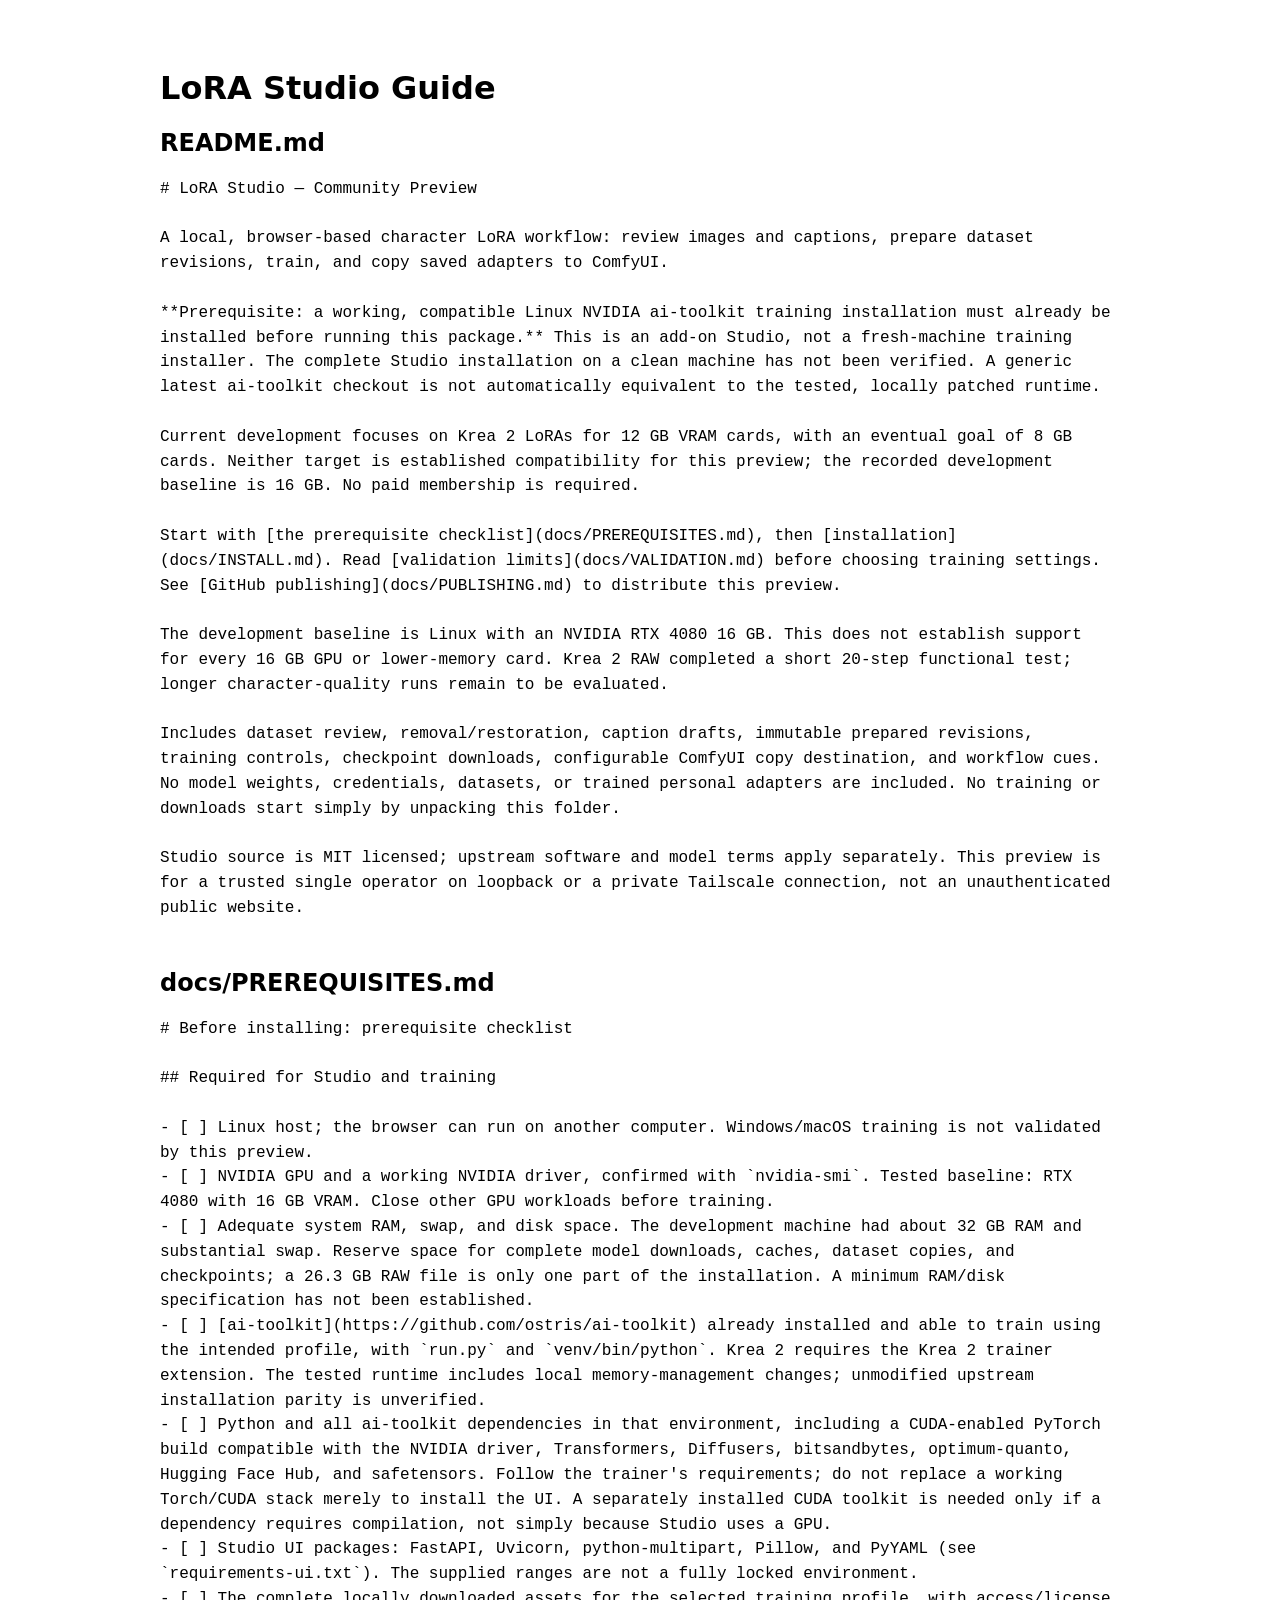
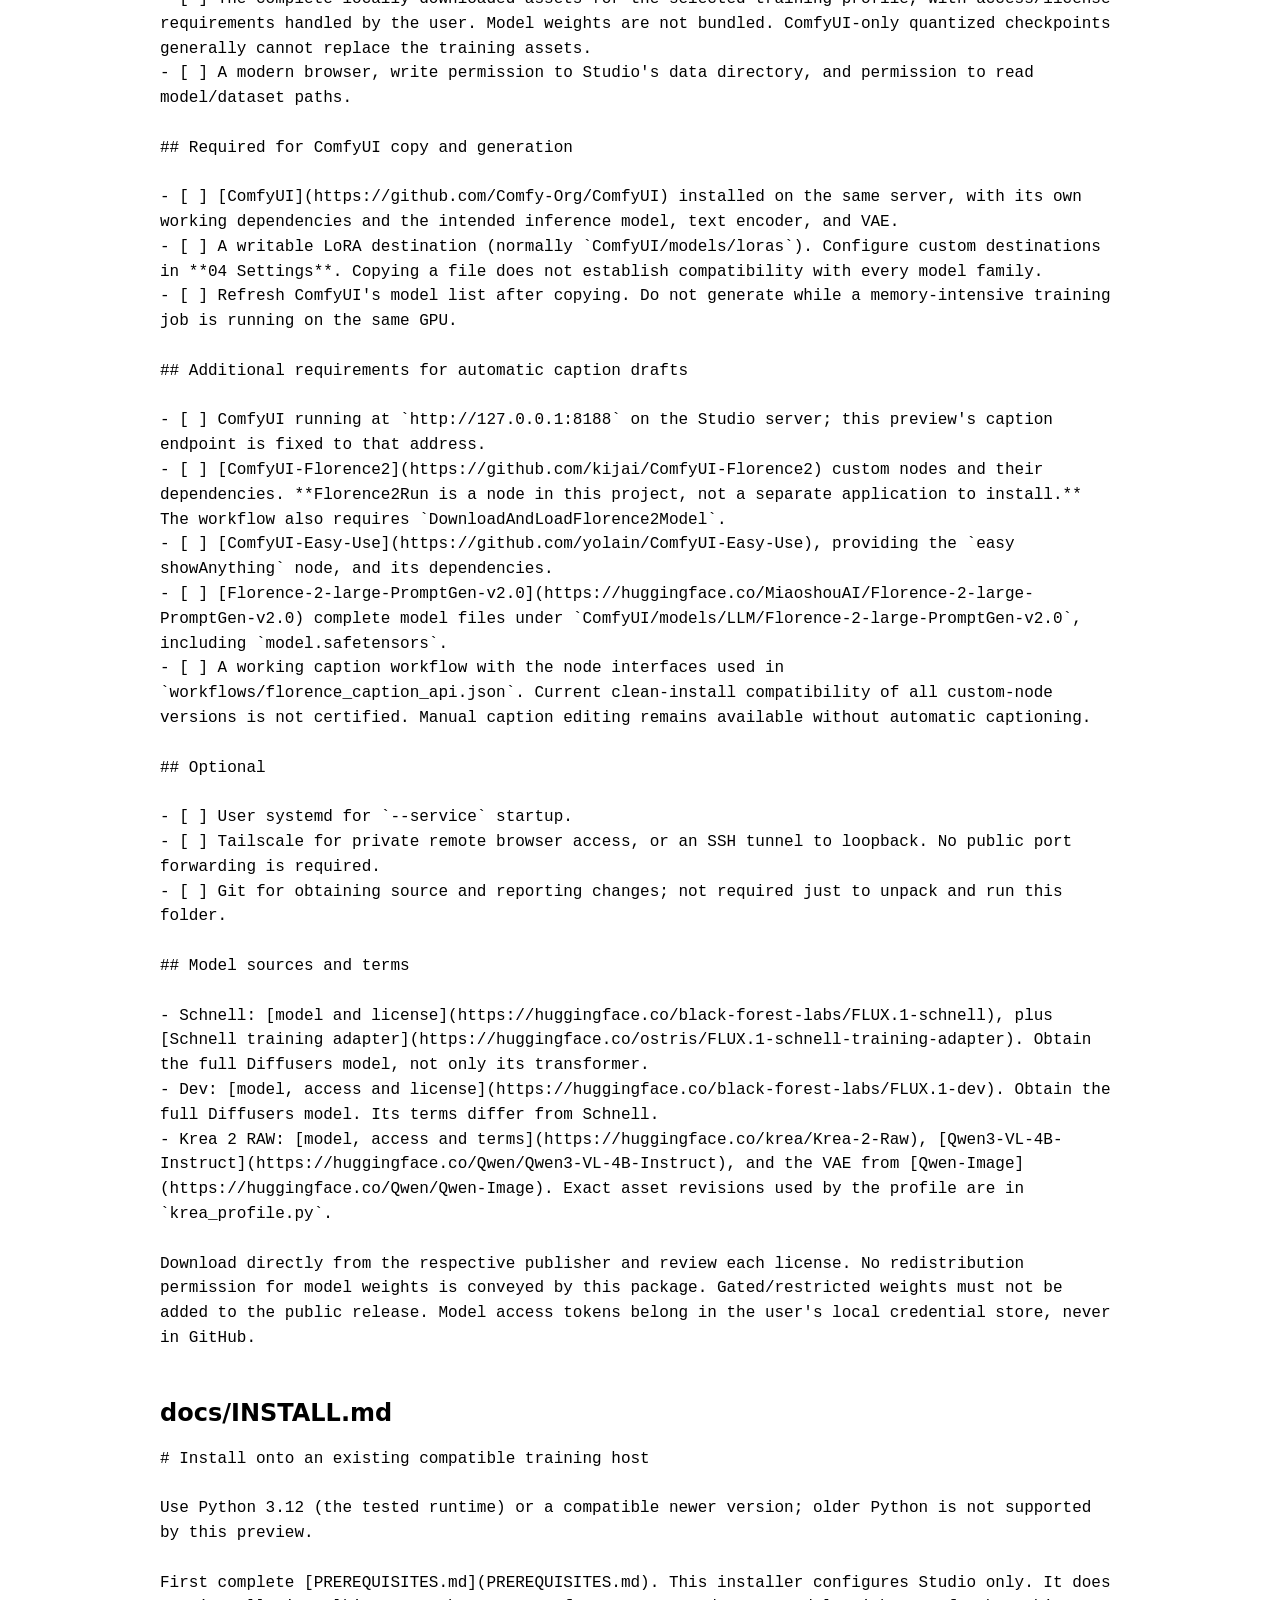
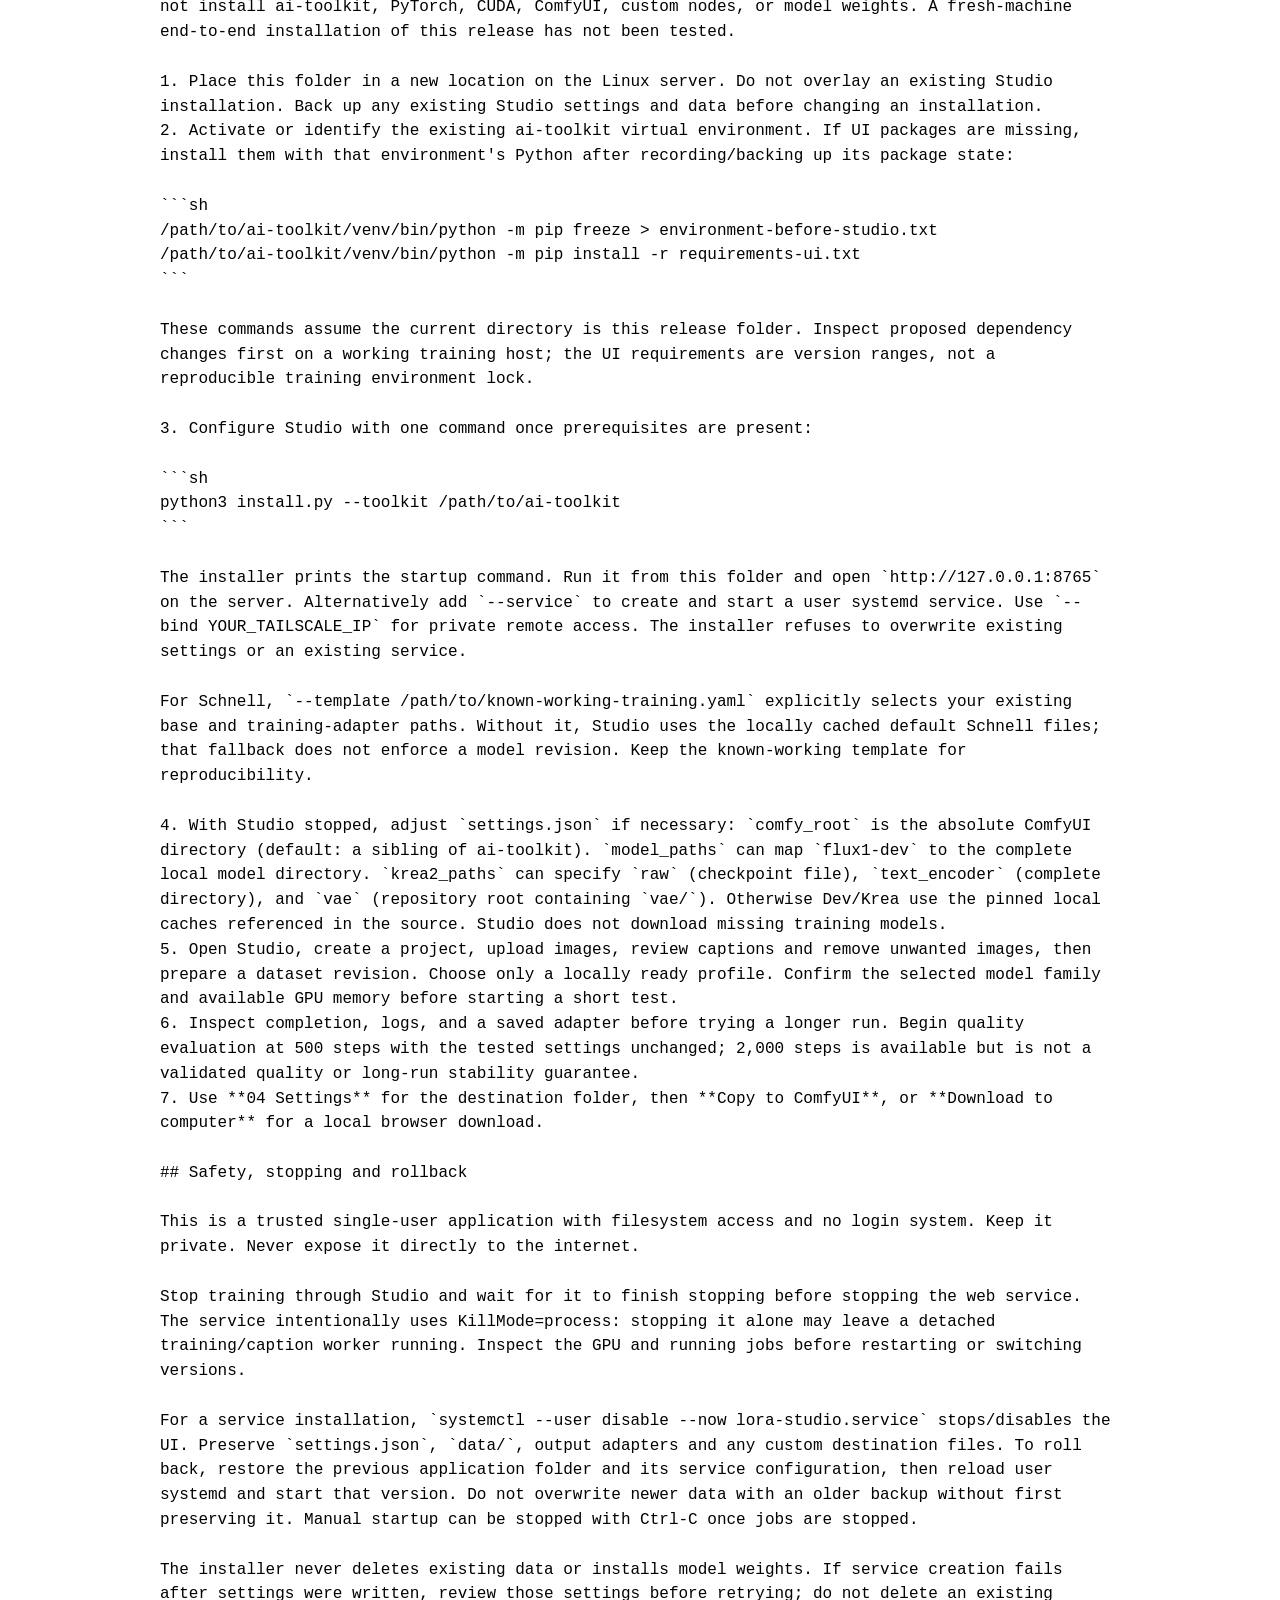
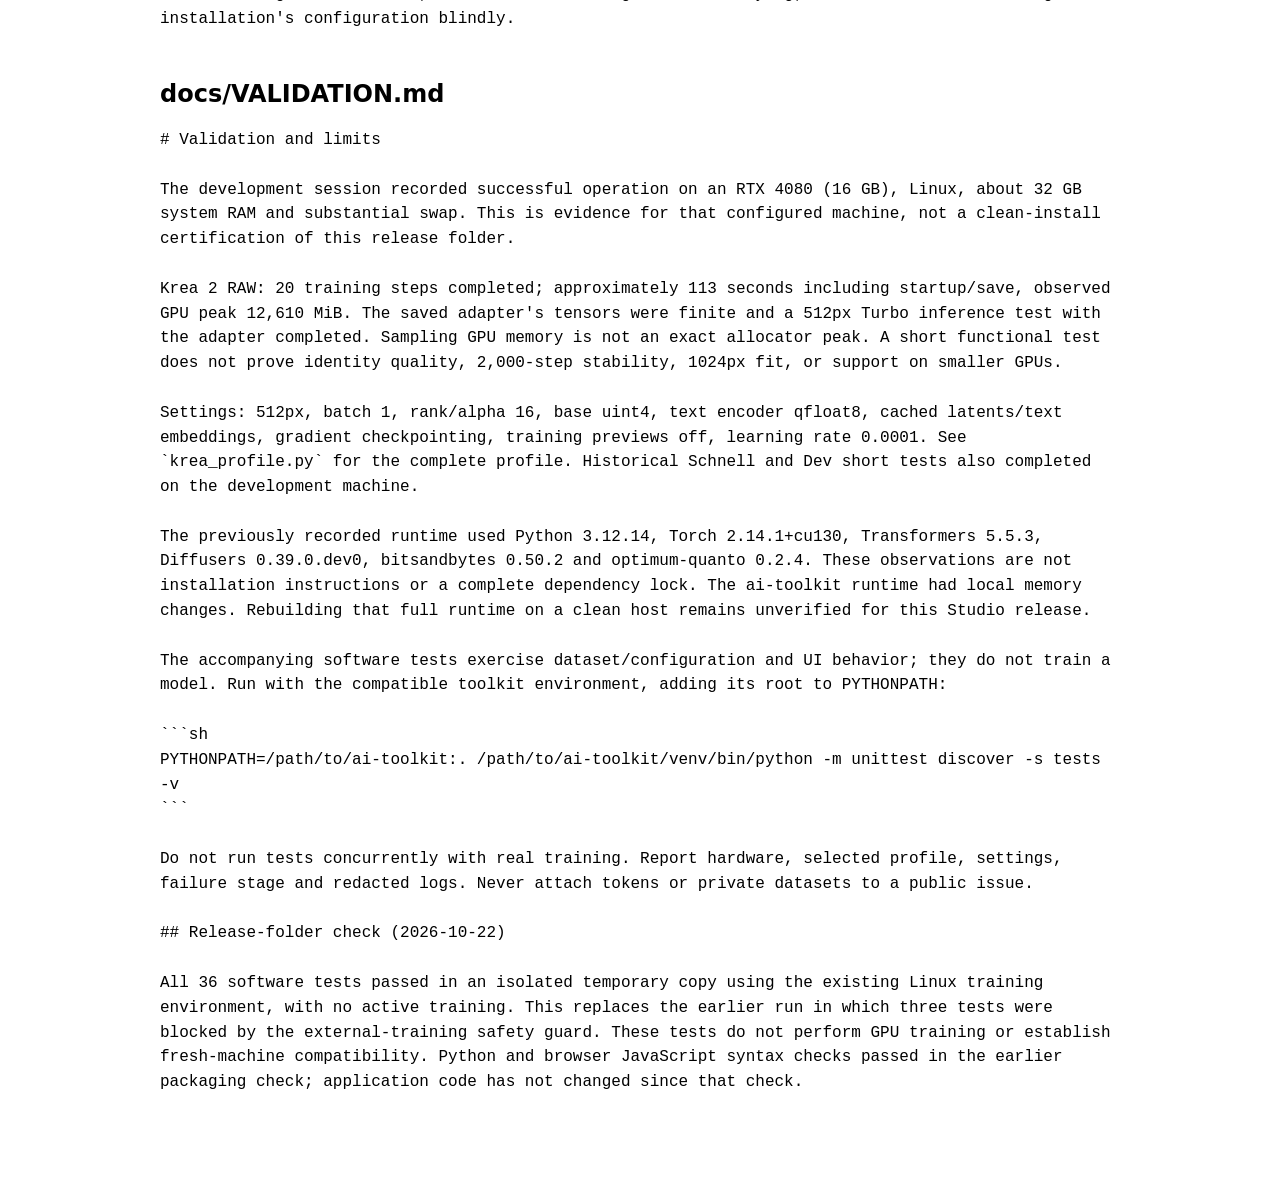
<file: studio/GUIDE.html>
<!doctype html><html lang="en"><meta charset="utf-8"><meta name="viewport" content="width=device-width"><title>LoRA Studio Guide</title><style>body{font:16px system-ui;max-width:960px;margin:2rem auto;padding:1rem}pre{white-space:pre-wrap;overflow-wrap:anywhere;line-height:1.55}section{margin-bottom:3rem}</style><h1>LoRA Studio Guide</h1><section><h2>README.md</h2><pre># LoRA Studio — Community Preview

A local, browser-based character LoRA workflow: review images and captions, prepare dataset revisions, train, and copy saved adapters to ComfyUI.

**Prerequisite: a working, compatible Linux NVIDIA ai-toolkit training installation must already be installed before running this package.** This is an add-on Studio, not a fresh-machine training installer. The complete Studio installation on a clean machine has not been verified. A generic latest ai-toolkit checkout is not automatically equivalent to the tested, locally patched runtime.

Current development focuses on Krea 2 LoRAs for 12 GB VRAM cards, with an eventual goal of 8 GB cards. Neither target is established compatibility for this preview; the recorded development baseline is 16 GB. No paid membership is required.

Start with [the prerequisite checklist](docs/PREREQUISITES.md), then [installation](docs/INSTALL.md). Read [validation limits](docs/VALIDATION.md) before choosing training settings. See [GitHub publishing](docs/PUBLISHING.md) to distribute this preview.

The development baseline is Linux with an NVIDIA RTX 4080 16 GB. This does not establish support for every 16 GB GPU or lower-memory card. Krea 2 RAW completed a short 20-step functional test; longer character-quality runs remain to be evaluated.

Includes dataset review, removal/restoration, caption drafts, immutable prepared revisions, training controls, checkpoint downloads, configurable ComfyUI copy destination, and workflow cues. No model weights, credentials, datasets, or trained personal adapters are included. No training or downloads start simply by unpacking this folder.

Studio source is MIT licensed; upstream software and model terms apply separately. This preview is for a trusted single operator on loopback or a private Tailscale connection, not an unauthenticated public website.
</pre></section><section><h2>docs/PREREQUISITES.md</h2><pre># Before installing: prerequisite checklist

## Required for Studio and training

- [ ] Linux host; the browser can run on another computer. Windows/macOS training is not validated by this preview.
- [ ] NVIDIA GPU and a working NVIDIA driver, confirmed with `nvidia-smi`. Tested baseline: RTX 4080 with 16 GB VRAM. Close other GPU workloads before training.
- [ ] Adequate system RAM, swap, and disk space. The development machine had about 32 GB RAM and substantial swap. Reserve space for complete model downloads, caches, dataset copies, and checkpoints; a 26.3 GB RAW file is only one part of the installation. A minimum RAM/disk specification has not been established.
- [ ] [ai-toolkit](https://github.com/ostris/ai-toolkit) already installed and able to train using the intended profile, with `run.py` and `venv/bin/python`. Krea 2 requires the Krea 2 trainer extension. The tested runtime includes local memory-management changes; unmodified upstream installation parity is unverified.
- [ ] Python and all ai-toolkit dependencies in that environment, including a CUDA-enabled PyTorch build compatible with the NVIDIA driver, Transformers, Diffusers, bitsandbytes, optimum-quanto, Hugging Face Hub, and safetensors. Follow the trainer&#x27;s requirements; do not replace a working Torch/CUDA stack merely to install the UI. A separately installed CUDA toolkit is needed only if a dependency requires compilation, not simply because Studio uses a GPU.
- [ ] Studio UI packages: FastAPI, Uvicorn, python-multipart, Pillow, and PyYAML (see `requirements-ui.txt`). The supplied ranges are not a fully locked environment.
- [ ] The complete locally downloaded assets for the selected training profile, with access/license requirements handled by the user. Model weights are not bundled. ComfyUI-only quantized checkpoints generally cannot replace the training assets.
- [ ] A modern browser, write permission to Studio&#x27;s data directory, and permission to read model/dataset paths.

## Required for ComfyUI copy and generation

- [ ] [ComfyUI](https://github.com/Comfy-Org/ComfyUI) installed on the same server, with its own working dependencies and the intended inference model, text encoder, and VAE.
- [ ] A writable LoRA destination (normally `ComfyUI/models/loras`). Configure custom destinations in **04 Settings**. Copying a file does not establish compatibility with every model family.
- [ ] Refresh ComfyUI&#x27;s model list after copying. Do not generate while a memory-intensive training job is running on the same GPU.

## Additional requirements for automatic caption drafts

- [ ] ComfyUI running at `http://127.0.0.1:8188` on the Studio server; this preview&#x27;s caption endpoint is fixed to that address.
- [ ] [ComfyUI-Florence2](https://github.com/kijai/ComfyUI-Florence2) custom nodes and their dependencies. **Florence2Run is a node in this project, not a separate application to install.** The workflow also requires `DownloadAndLoadFlorence2Model`.
- [ ] [ComfyUI-Easy-Use](https://github.com/yolain/ComfyUI-Easy-Use), providing the `easy showAnything` node, and its dependencies.
- [ ] [Florence-2-large-PromptGen-v2.0](https://huggingface.co/MiaoshouAI/Florence-2-large-PromptGen-v2.0) complete model files under `ComfyUI/models/LLM/Florence-2-large-PromptGen-v2.0`, including `model.safetensors`.
- [ ] A working caption workflow with the node interfaces used in `workflows/florence_caption_api.json`. Current clean-install compatibility of all custom-node versions is not certified. Manual caption editing remains available without automatic captioning.

## Optional

- [ ] User systemd for `--service` startup.
- [ ] Tailscale for private remote browser access, or an SSH tunnel to loopback. No public port forwarding is required.
- [ ] Git for obtaining source and reporting changes; not required just to unpack and run this folder.

## Model sources and terms

- Schnell: [model and license](https://huggingface.co/black-forest-labs/FLUX.1-schnell), plus [Schnell training adapter](https://huggingface.co/ostris/FLUX.1-schnell-training-adapter). Obtain the full Diffusers model, not only its transformer.
- Dev: [model, access and license](https://huggingface.co/black-forest-labs/FLUX.1-dev). Obtain the full Diffusers model. Its terms differ from Schnell.
- Krea 2 RAW: [model, access and terms](https://huggingface.co/krea/Krea-2-Raw), [Qwen3-VL-4B-Instruct](https://huggingface.co/Qwen/Qwen3-VL-4B-Instruct), and the VAE from [Qwen-Image](https://huggingface.co/Qwen/Qwen-Image). Exact asset revisions used by the profile are in `krea_profile.py`.

Download directly from the respective publisher and review each license. No redistribution permission for model weights is conveyed by this package. Gated/restricted weights must not be added to the public release. Model access tokens belong in the user&#x27;s local credential store, never in GitHub.
</pre></section><section><h2>docs/INSTALL.md</h2><pre># Install onto an existing compatible training host

Use Python 3.12 (the tested runtime) or a compatible newer version; older Python is not supported by this preview.

First complete [PREREQUISITES.md](PREREQUISITES.md). This installer configures Studio only. It does not install ai-toolkit, PyTorch, CUDA, ComfyUI, custom nodes, or model weights. A fresh-machine end-to-end installation of this release has not been tested.

1. Place this folder in a new location on the Linux server. Do not overlay an existing Studio installation. Back up any existing Studio settings and data before changing an installation.
2. Activate or identify the existing ai-toolkit virtual environment. If UI packages are missing, install them with that environment&#x27;s Python after recording/backing up its package state:

```sh
/path/to/ai-toolkit/venv/bin/python -m pip freeze &gt; environment-before-studio.txt
/path/to/ai-toolkit/venv/bin/python -m pip install -r requirements-ui.txt
```

These commands assume the current directory is this release folder. Inspect proposed dependency changes first on a working training host; the UI requirements are version ranges, not a reproducible training environment lock.

3. Configure Studio with one command once prerequisites are present:

```sh
python3 install.py --toolkit /path/to/ai-toolkit
```

The installer prints the startup command. Run it from this folder and open `http://127.0.0.1:8765` on the server. Alternatively add `--service` to create and start a user systemd service. Use `--bind YOUR_TAILSCALE_IP` for private remote access. The installer refuses to overwrite existing settings or an existing service.

For Schnell, `--template /path/to/known-working-training.yaml` explicitly selects your existing base and training-adapter paths. Without it, Studio uses the locally cached default Schnell files; that fallback does not enforce a model revision. Keep the known-working template for reproducibility.

4. With Studio stopped, adjust `settings.json` if necessary: `comfy_root` is the absolute ComfyUI directory (default: a sibling of ai-toolkit). `model_paths` can map `flux1-dev` to the complete local model directory. `krea2_paths` can specify `raw` (checkpoint file), `text_encoder` (complete directory), and `vae` (repository root containing `vae/`). Otherwise Dev/Krea use the pinned local caches referenced in the source. Studio does not download missing training models.
5. Open Studio, create a project, upload images, review captions and remove unwanted images, then prepare a dataset revision. Choose only a locally ready profile. Confirm the selected model family and available GPU memory before starting a short test.
6. Inspect completion, logs, and a saved adapter before trying a longer run. Begin quality evaluation at 500 steps with the tested settings unchanged; 2,000 steps is available but is not a validated quality or long-run stability guarantee.
7. Use **04 Settings** for the destination folder, then **Copy to ComfyUI**, or **Download to computer** for a local browser download.

## Safety, stopping and rollback

This is a trusted single-user application with filesystem access and no login system. Keep it private. Never expose it directly to the internet.

Stop training through Studio and wait for it to finish stopping before stopping the web service. The service intentionally uses KillMode=process: stopping it alone may leave a detached training/caption worker running. Inspect the GPU and running jobs before restarting or switching versions.

For a service installation, `systemctl --user disable --now lora-studio.service` stops/disables the UI. Preserve `settings.json`, `data/`, output adapters and any custom destination files. To roll back, restore the previous application folder and its service configuration, then reload user systemd and start that version. Do not overwrite newer data with an older backup without first preserving it. Manual startup can be stopped with Ctrl-C once jobs are stopped.

The installer never deletes existing data or installs model weights. If service creation fails after settings were written, review those settings before retrying; do not delete an existing installation&#x27;s configuration blindly.
</pre></section><section><h2>docs/VALIDATION.md</h2><pre># Validation and limits

The development session recorded successful operation on an RTX 4080 (16 GB), Linux, about 32 GB system RAM and substantial swap. This is evidence for that configured machine, not a clean-install certification of this release folder.

Krea 2 RAW: 20 training steps completed; approximately 113 seconds including startup/save, observed GPU peak 12,610 MiB. The saved adapter&#x27;s tensors were finite and a 512px Turbo inference test with the adapter completed. Sampling GPU memory is not an exact allocator peak. A short functional test does not prove identity quality, 2,000-step stability, 1024px fit, or support on smaller GPUs.

Settings: 512px, batch 1, rank/alpha 16, base uint4, text encoder qfloat8, cached latents/text embeddings, gradient checkpointing, training previews off, learning rate 0.0001. See `krea_profile.py` for the complete profile. Historical Schnell and Dev short tests also completed on the development machine.

The previously recorded runtime used Python 3.12.14, Torch 2.14.1+cu130, Transformers 5.5.3, Diffusers 0.39.0.dev0, bitsandbytes 0.50.2 and optimum-quanto 0.2.4. These observations are not installation instructions or a complete dependency lock. The ai-toolkit runtime had local memory changes. Rebuilding that full runtime on a clean host remains unverified for this Studio release.

The accompanying software tests exercise dataset/configuration and UI behavior; they do not train a model. Run with the compatible toolkit environment, adding its root to PYTHONPATH:

```sh
PYTHONPATH=/path/to/ai-toolkit:. /path/to/ai-toolkit/venv/bin/python -m unittest discover -s tests -v
```

Do not run tests concurrently with real training. Report hardware, selected profile, settings, failure stage and redacted logs. Never attach tokens or private datasets to a public issue.

## Release-folder check (2026-10-22)

All 36 software tests passed in an isolated temporary copy using the existing Linux training environment, with no active training. This replaces the earlier run in which three tests were blocked by the external-training safety guard. These tests do not perform GPU training or establish fresh-machine compatibility. Python and browser JavaScript syntax checks passed in the earlier packaging check; application code has not changed since that check.
</pre></section></html>
</file>
